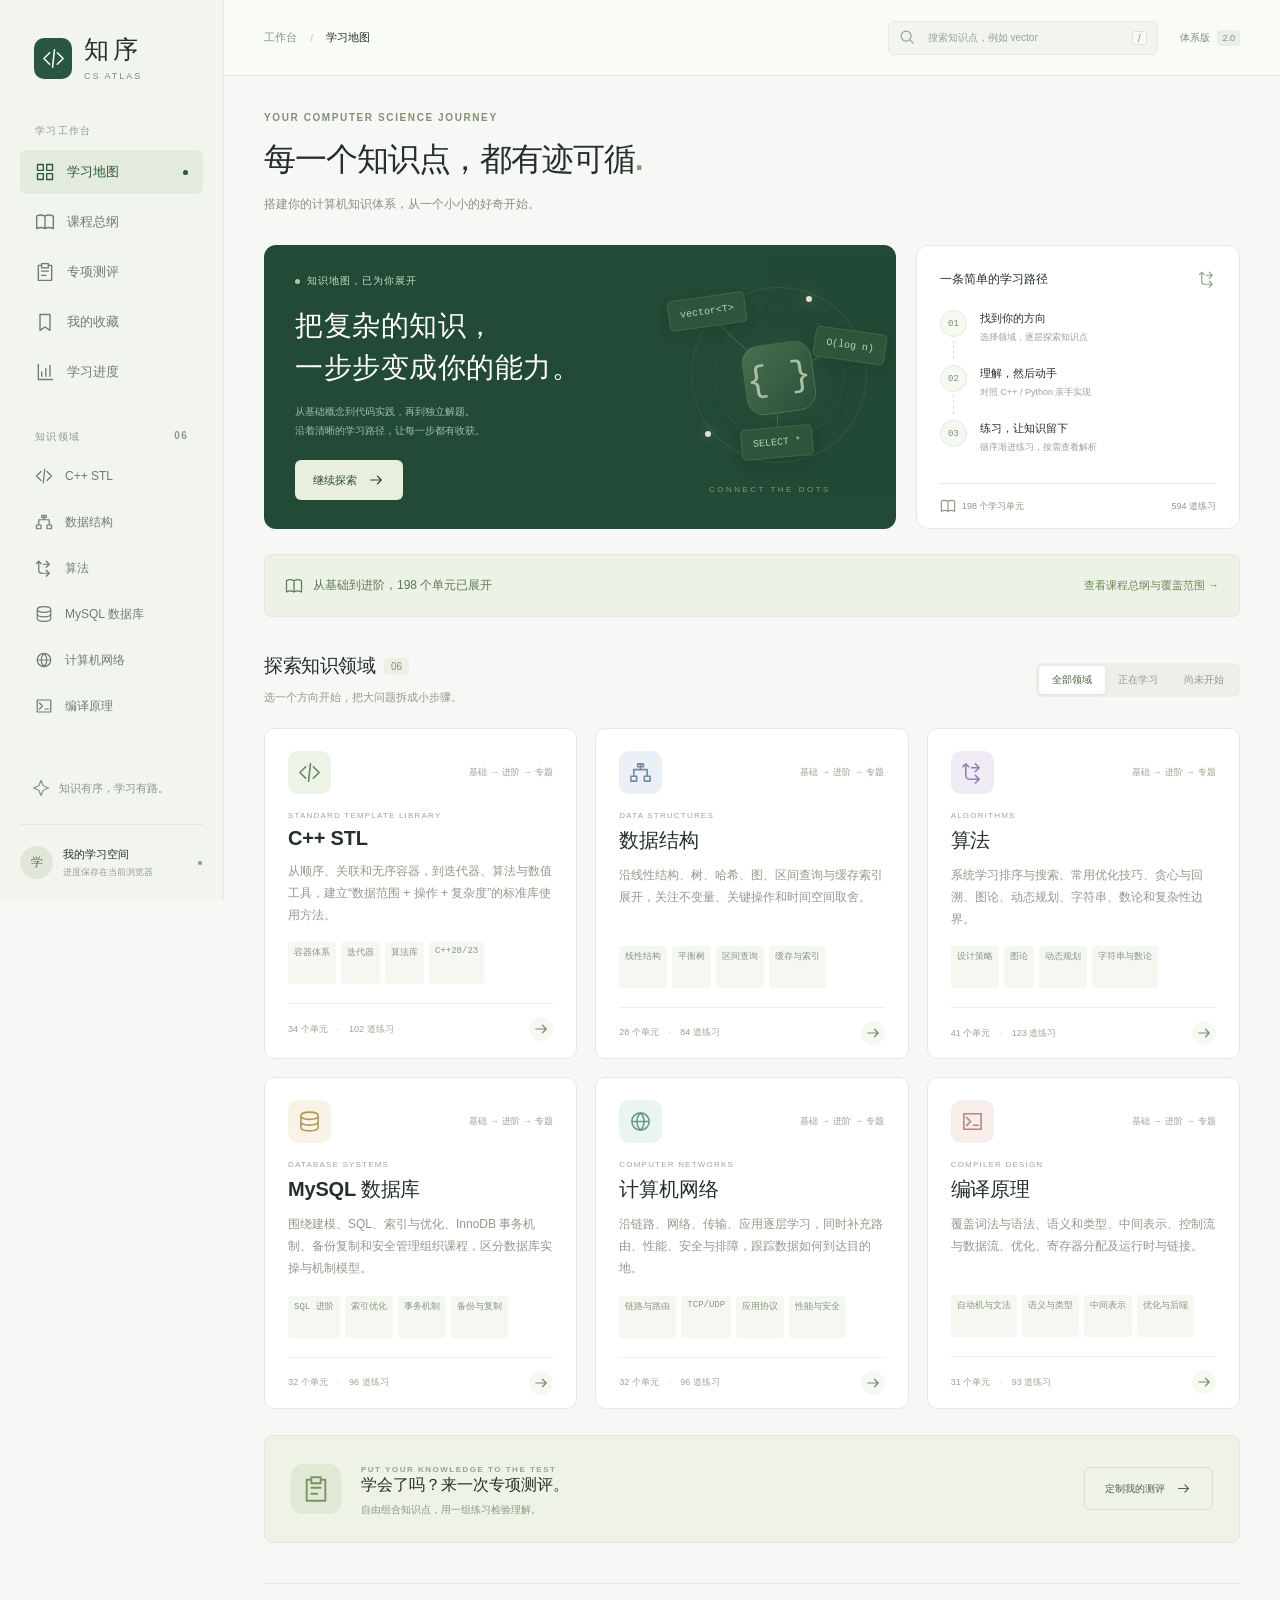
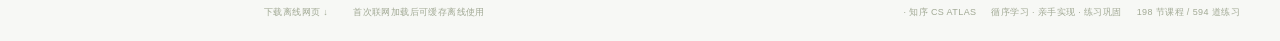
<file: docs/index.html>
<!doctype html>
<html lang="zh-CN">
<head><meta charset="UTF-8"><meta name="viewport" content="width=device-width, initial-scale=1.0"><meta name="theme-color" content="#214d3d"><meta name="description" content="知序：从 STL 到编译原理的计算机学习地图。双语言示例、分层知识导航与专项测评。"><title>知序 · 计算机学习地图</title><link rel="stylesheet" href="style.css"><link rel="stylesheet" href="beginner.css"></head>
<body><div id="app"></div><div id="toast" role="status" aria-live="polite"></div><script src="content.js"></script><script src="algorithms.js"></script><script src="database.js"></script><script src="systems.js"></script><script src="expanded-stl-ds.js"></script><script src="expanded-algo-network.js"></script><script src="expanded-sql-compiler.js"></script><script src="expanded-foundations.js"></script><script src="expanded-special-topics.js"></script><script src="expanded-strings.js"></script><script src="expanded-network-final.js"></script><script src="curriculum.js"></script><script src="beginner-base.js"></script><script src="guides-stl-core.js"></script><script src="guides-ds-algo.js"></script><script src="guides-sql-compiler.js"></script><script src="guides-net-advanced-stl.js"></script><script src="worked-examples.js"></script><script src="walkthrough-traces.js"></script><script src="beginner-ui.js"></script><script src="app.js"></script><script src="offline-client.js"></script></body>
</html>
</file>
<file: docs/style.css>
:root{--bg:#f7f8f5;--paper:#fff;--ink:#252f2b;--muted:#879089;--green:#285640;--green-dark:#183d2d;--line:#e6e9e3;--pale:#eaf0e8;--sidebar:224px;font-family:Inter,-apple-system,BlinkMacSystemFont,"Segoe UI","Microsoft YaHei","PingFang SC",sans-serif;color:var(--ink);background:var(--bg);font-size:14px;font-synthesis:none}
*{box-sizing:border-box}body{margin:0}button,input,select,textarea{font:inherit}button,a,input,select,summary,textarea{-webkit-tap-highlight-color:transparent}button,a,summary{touch-action:manipulation}button{cursor:pointer}button:disabled{cursor:not-allowed;opacity:.5}a{color:inherit;text-decoration:none}button{color:inherit}button:focus-visible,a:focus-visible,summary:focus-visible,input:focus-visible,select:focus-visible,textarea:focus-visible,pre:focus-visible{outline:3px solid #93b0a0;outline-offset:3px}svg{flex-shrink:0;vertical-align:middle}h1,h2,h3,p{margin:0}p{line-height:1.85}h1{font-size:32px;letter-spacing:-1.1px;line-height:1.5;font-weight:650}h2{font-size:21px;font-weight:650;letter-spacing:-.5px}h3{font-size:17px;font-weight:600}small{font-size:12px}i{font-style:normal;margin:0 7px;color:#bdc4bd}button{border:0;background:none}hr{border:0;border-top:1px solid var(--line);margin:24px 0}input[type=checkbox],input[type=radio]{accent-color:var(--green)}.muted{color:var(--muted)}.sr-only{position:absolute;width:1px;height:1px;padding:0;overflow:hidden;clip:rect(0,0,0,0);white-space:nowrap;border:0}.sidebar{position:fixed;inset:0 auto 0 0;width:var(--sidebar);padding:36px 20px 0;background:#f2f4ee;border-right:1px solid #e4e8de;display:flex;flex-direction:column;z-index:30;overflow-y:auto}.brand{display:flex;gap:12px;align-items:center;margin:0 14px 43px}.brand-mark{display:grid;place-items:center;background:var(--green);color:#f6f8ee;width:38px;height:41px;border-radius:10px}.brand-name{font-size:25px;font-weight:700;letter-spacing:4px;line-height:1.1}.brand-name>span{display:block;font-size:9px;font-weight:500;letter-spacing:2px;color:#7d8b7d;margin-top:8px}.side-label{text-transform:uppercase;font-size:10px;letter-spacing:1.3px;color:#90998d;font-weight:600;padding:0 15px;margin-bottom:12px;display:flex;justify-content:space-between}.nav-item{display:flex;gap:12px;align-items:center;padding:12px 15px;border-radius:7px;font-size:13px;color:#717c70;margin-bottom:6px;transition:background .15s}.nav-item:hover{background:#e9ede4;color:var(--green)}.nav-item.active{background:#e2ebdd;color:#2d5a39;font-weight:600}.nav-dot{width:5px;height:5px;border-radius:50%;background:var(--green);margin-left:auto}.course-label{margin-top:30px}.category-nav{padding-top:11px;padding-bottom:11px;font-size:12px}.sidebar-bottom{margin-top:auto;padding-top:40px}.daily-note{font-size:11px;color:#8a9685;display:flex;gap:9px;align-items:center;padding:10px 12px 27px}.local-profile{border-top:1px solid #e2e7dc;display:flex;align-items:center;gap:10px;padding:21px 0}.avatar{height:33px;width:33px;display:grid;place-items:center;border-radius:50%;background:#e2e6d9;color:#627655;font-size:12px;font-weight:600}.local-profile strong{font-size:11px;display:block;font-weight:550}.local-profile small{display:block;font-size:9px;color:#97a08f;margin-top:4px}.status-dot{width:6px;height:6px;background:#82a279;border:1px solid #f0f4ed;border-radius:50%;margin-left:auto}.workspace{margin-left:var(--sidebar)}.topbar{height:76px;padding:0 40px;border-bottom:1px solid var(--line);display:flex;align-items:center;justify-content:space-between;background:rgba(250,251,248,.94);gap:15px}.breadcrumb{display:flex;align-items:center;font-size:11px;gap:13px;white-space:nowrap;overflow:hidden;text-overflow:ellipsis;min-width:0}.crumb-separator{color:#c3c8bf}.top-actions{display:flex;align-items:center;gap:22px}.search-wrap{position:relative}.searchbox{display:flex;align-items:center;gap:10px;width:270px;height:34px;border:1px solid #e6e9e2;border-radius:6px;background:#f2f4ef;padding:0 10px;color:#97a091}.searchbox input{border:0;outline:none;background:none;width:100%;min-width:0;font-size:10px;color:var(--ink)}.searchbox input::placeholder{color:#9aA294}kbd{font-family:inherit;font-size:11px;border:1px solid #dce2d7;border-radius:3px;padding:0 5px;background:#f9faf7}.edition{font-size:10px;color:#828e7c;white-space:nowrap}.edition span{background:#eaf0e5;padding:3px 5px;border-radius:3px;font-size:9px;margin-left:5px}.search-results{position:absolute;right:0;top:43px;width:410px;background:white;border:1px solid var(--line);box-shadow:0 12px 50px #253f2220;border-radius:10px;z-index:100;max-height:460px;overflow-y:auto}.search-heading{padding:15px;color:var(--muted);font-size:11px;border-bottom:1px solid var(--line)}.search-result{display:flex;padding:13px 15px;align-items:center;gap:12px}.search-result:hover{background:var(--pale)}.search-result>span{color:var(--green)}.search-result>div{flex:1}.search-result strong{font-size:12px;font-weight:550}.search-result small{display:block;color:var(--muted);margin-top:4px;font-size:10px}.search-empty{padding:20px;font-size:12px;color:var(--muted)}main{max-width:1480px;margin:0 auto;padding:36px 40px 40px;min-height:calc(100vh - 150px)}.eyebrow{font-size:10px;color:#819076;font-weight:600;letter-spacing:1.6px;margin-bottom:12px}.page-heading{margin-bottom:30px}.page-heading p{color:#879080;font-size:12px;margin-top:10px}.heading-dot{color:#7ca573}.hero-grid{display:grid;grid-template-columns:minmax(0,1.95fr) minmax(270px,1fr);gap:20px}.hero-card{background:#234937;border-radius:12px;min-height:280px;color:white;padding:29px 31px;display:flex;position:relative;overflow:hidden}.hero-copy{position:relative;z-index:2;flex-shrink:0}.hero-label{font-size:10px;display:flex;align-items:center;gap:7px;color:#c8dabf;letter-spacing:1px;margin-bottom:17px}.hero-label>span{height:5px;width:5px;background:#b3c89b;border-radius:50%}.hero-copy h2{font-size:28px;line-height:1.5;font-weight:550;letter-spacing:.5px;font-family:Georgia,"Noto Serif SC","Songti SC","SimSun",serif}.hero-copy p{font-size:10px;line-height:1.9;color:#a5bcaa;margin:13px 0 20px}.button{display:inline-flex;justify-content:center;align-items:center;gap:10px;padding:12px 20px;border-radius:6px;font-size:12px;font-weight:550;border:1px solid transparent;transition:transform .15s,background .15s}.button:hover{transform:translateY(-1px)}.button.light{background:#e8efdd;color:#2e4b33;padding:10px 17px;font-size:11px}.button.primary{background:var(--green);color:#fff}.button.primary:hover{background:var(--green-dark)}.button.outline{background:transparent;border-color:#d7dfd1;color:#4c6548}.button.outline:hover{background:#edf2e8}.button.small{padding:8px 12px;font-size:11px}.full{width:100%}.hero-art{width:215px;height:230px;position:absolute;right:13px;top:27px;color:#b9cfac;opacity:.9}.orbit{border:1px solid #85a67930;border-radius:50%;position:absolute}.orbit-one{width:176px;height:176px;top:15px;left:23px;transform:rotate(30deg)}.orbit-two{width:130px;height:130px;top:39px;left:46px;border-style:dashed}.art-center{height:70px;width:70px;border-radius:18px;display:grid;place-items:center;position:absolute;top:71px;left:76px;background:linear-gradient(135deg,#4e7353,#2c503c);font-family:monospace;font-size:36px;box-shadow:0 0 36px #72986025;border:1px solid #819c6650;transform:rotate(-8deg)}.art-node{font-family:Consolas,monospace;background:#30563e;border:1px solid #64866070;color:#cfdec2;padding:9px 11px;border-radius:5px;font-size:10px;position:absolute;z-index:1;box-shadow:0 5px 12px #17332140}.n1{top:24px;left:0;transform:rotate(-8deg)}.n2{top:58px;right:-3px;transform:rotate(8deg)}.n3{top:155px;left:73px;transform:rotate(-5deg)}.art-line{position:absolute;height:1px;background:#76956870;transform-origin:left;left:108px;top:105px}.l1{width:96px;transform:rotate(-137deg)}.l2{width:88px;transform:rotate(-25deg)}.l3{width:65px;transform:rotate(88deg)}.art-dot{width:6px;height:6px;background:#a5bc88;position:absolute;border-radius:50%;box-shadow:0 0 15px #97b680}.d1{top:159px;left:37px}.d2{top:24px;left:138px}.art-caption{font-size:8px;letter-spacing:2.5px;position:absolute;bottom:8px;left:41px;color:#89a57b}.journey-card{border:1px solid var(--line);background:#fff;border-radius:12px;padding:24px 23px 0;display:flex;flex-direction:column}.section-kicker{font-size:12px;font-weight:600;display:flex;align-items:center;justify-content:space-between}.section-kicker svg{color:#9aaa8c}.journey-steps{list-style:none;padding:0;margin:22px 0 20px}.journey-steps li{display:flex;gap:13px;position:relative;margin-bottom:21px}.journey-steps li:last-child{margin-bottom:0}.journey-steps li:not(:last-child):after{content:'';height:19px;position:absolute;left:13px;top:30px;border-left:1px dashed #d8e0d1}.journey-steps li>span{font-size:9px;font-family:Consolas,monospace;border:1px solid #e3e9dc;border-radius:50%;height:27px;width:27px;display:grid;place-items:center;color:#809074;flex-shrink:0;background:#f6f8f2}.journey-steps strong{font-size:11px;font-weight:600;display:block;padding-top:1px}.journey-steps small{font-size:9px;color:#9ba391;display:block;margin-top:5px}.journey-bottom{border-top:1px solid var(--line);display:flex;justify-content:space-between;gap:8px;padding:14px 0;font-size:9px;color:#8b9581;margin-top:auto}.journey-bottom span{display:flex;align-items:center;gap:6px}.catalog-section{margin-top:36px}.section-head{display:flex;align-items:center;justify-content:space-between;gap:16px;margin-bottom:20px}.section-head h2{display:flex;align-items:center;gap:9px;font-size:19px}.section-head p{font-size:11px;color:#92998c;margin-top:8px}.count-pill{display:inline-block;font-size:10px;color:#879179;background:#edf0e7;padding:3px 7px;border-radius:4px;vertical-align:middle;letter-spacing:0;font-weight:500}.segmented{display:flex;background:#ecefe8;border-radius:6px;padding:3px;white-space:nowrap}.segmented button{font-size:10px;color:#92998b;padding:7px 13px;border-radius:4px}.segmented button.selected{background:white;color:#4c6245;box-shadow:0 1px 3px #34432b10}.category-grid{display:grid;grid-template-columns:repeat(3,minmax(0,1fr));gap:18px}.category-card{border:1px solid var(--line);background:white;border-radius:10px;padding:22px 23px 0;transition:transform .2s,box-shadow .2s,border-color .2s;overflow:hidden}.category-card:hover{transform:translateY(-4px);box-shadow:0 8px 24px #3451270c;border-color:#b9c9ac}.category-top{display:flex;align-items:center;justify-content:space-between;margin-bottom:17px}.category-icon{height:43px;width:43px;display:inline-grid;place-items:center;border-radius:10px;flex-shrink:0}.green{color:#608555;background:#edf3e7}.blue{color:#718ba7;background:#eaf0f6}.purple{color:#9082ac;background:#f0ecf6}.amber{color:#b3975a;background:#f8f3e5}.teal{color:#6a9690;background:#eaf4f1}.rose{color:#b08783;background:#f7edeb}.level-label{font-size:9px;color:#9ba28f;letter-spacing:.2px}.category-en{display:block;color:#9fa695;font-size:8px;letter-spacing:1.2px;margin-bottom:7px}.category-card h3{font-size:18px;letter-spacing:-.2px}.category-card>p{font-size:11px;color:#92998a;line-height:1.85;min-height:41px;margin-top:10px}.tags{display:flex;gap:5px;flex-wrap:wrap;margin:16px 0 19px;min-height:22px}.tags span{font-family:Consolas,"Microsoft YaHei",monospace;font-size:9px;color:#8b9481;background:#f5f7f1;padding:4px 6px;border-radius:3px}.card-bottom{display:flex;align-items:center;justify-content:space-between;border-top:1px solid #edf0e8;padding:13px 0;font-size:9px;color:#9ca390}.card-arrow{width:24px;height:24px;display:grid;place-items:center;border-radius:50%;background:#f6f8f2;color:#7c8e71}.card-progress{display:flex;align-items:center;gap:9px;font-size:9px;color:#7b8e70;padding-bottom:12px}.card-progress .progress-track{flex:1}.assessment-banner{margin-top:26px;background:#eef2e7;border:1px solid #e2e8d9;border-radius:9px;display:flex;align-items:center;padding:23px 26px;gap:20px}.banner-icon{height:50px;width:50px;display:grid;place-items:center;border-radius:12px;background:#e1e8d5;color:#789367}.assessment-banner .eyebrow{font-size:8px;margin-bottom:6px;color:#9aa68b;letter-spacing:1.5px}.assessment-banner h3{font-size:16px;font-weight:550}.assessment-banner p{font-size:10px;color:#8d9980;margin-top:5px}.assessment-banner>.button{margin-left:auto;white-space:nowrap;font-size:10px}footer{display:flex;justify-content:space-between;gap:15px;margin:0 40px;padding:22px 0;border-top:1px solid var(--line);font-size:9px;color:#a1a994;letter-spacing:.4px}footer>span:first-of-type{margin-right:auto;margin-left:10px}.icon-button{width:36px;height:36px;display:inline-grid;place-items:center;border-radius:6px;color:#899780}.icon-button:hover{background:var(--pale)}.mobile-menu{display:none}.small-breadcrumb{display:flex;align-items:center;gap:9px;color:#929d88;font-size:11px;margin-bottom:28px;flex-wrap:wrap}.small-breadcrumb a:hover{color:var(--green)}.category-heading{display:flex;align-items:center;gap:20px;margin-bottom:26px}.category-heading>.category-icon{width:65px;height:65px;border-radius:15px}.category-heading h1{margin-bottom:6px}.category-heading p{font-size:12px;color:var(--muted)}.category-heading .eyebrow{margin-bottom:4px}.category-summary{margin-left:auto;text-align:right;display:flex;flex-direction:column;gap:8px}.category-summary strong{font-size:34px;color:var(--green);font-weight:500}.category-summary strong small{font-size:16px;margin-left:2px}.category-summary>span{font-size:11px;color:var(--muted)}.progress-track{height:5px;border-radius:4px;background:#e9eee4;overflow:hidden}.progress-track>span{display:block;height:100%;background:#8fa97b;border-radius:4px;transition:width .3s}.course-layout{display:grid;grid-template-columns:minmax(0,1fr) 270px;gap:28px;margin-top:36px}.chapter{margin-bottom:30px}.chapter-head{display:flex;align-items:center;gap:12px;margin-bottom:18px}.chapter-head h2{font-size:17px}.chapter-number{font-family:Consolas,monospace;font-size:12px;color:#8c9a7f}.chapter-head>span:last-child{margin-left:auto;font-size:10px;color:#9aa48e}.lesson-row{display:flex;align-items:center;gap:17px;background:#fff;border:1px solid var(--line);border-radius:8px;padding:22px;margin-bottom:10px;transition:border-color .15s,transform .15s}.lesson-row:hover{border-color:#aec29f;transform:translateX(2px)}.lesson-row>div{flex:1}.lesson-row h3{font-size:14px;font-weight:550}.lesson-row p{font-size:10px;color:#96a087;margin-top:7px}.lesson-row>svg{color:#879b74}.lesson-status{width:32px;height:32px;border:1px solid var(--line);border-radius:50%;display:grid;place-items:center;font-family:Consolas,monospace;font-size:11px;color:#87977b}.lesson-status.complete{background:#e9f1e3;border-color:#d7e3cd;color:#537b40}.lesson-meta{font-size:10px;color:#9ca590}.panel{background:white;border:1px solid var(--line);border-radius:10px;padding:25px}.panel h3{font-size:16px;line-height:1.8}.check-list{list-style:none;padding:0;margin:22px 0 28px}.check-list li{display:flex;align-items:center;gap:9px;font-size:11px;color:#839276;margin:13px 0}.check-list svg{color:#8ba77a}.quiet-note{color:#96a08b;font-size:11px;line-height:1.9;padding:22px 4px}.reading-layout{display:grid;grid-template-columns:minmax(0,1fr) 238px;gap:35px;align-items:start}.lesson-article{min-width:0}.lesson-title-line{display:flex;align-items:center;justify-content:space-between;gap:10px}.lesson-title-line h1{font-size:32px}.saved,.favorite-button.saved{color:#5c814b;background:#eaf2e4}.favorite-button.saved svg{fill:#d7e7ce}.lesson-subtitle{font-size:13px;color:#909c83;margin-top:10px}.lesson-info{display:flex;gap:22px;color:#98a08e;font-size:10px;margin:21px 0 30px;flex-wrap:wrap}.lesson-info span{display:flex;align-items:center;gap:6px}.learning-goal{background:#edf3e8;border:1px solid #e1ead8;border-radius:8px;padding:20px 22px;display:flex;gap:14px;margin-bottom:38px;color:#587748}.learning-goal>span{padding-top:1px}.learning-goal strong{font-size:12px}.learning-goal p{font-size:12px;margin-top:7px;line-height:1.9;color:#839276}.lesson-article>section{scroll-margin-top:24px;margin-bottom:40px}.article-section-label{color:#96a289;font-size:9px;font-weight:600;letter-spacing:1.7px;margin-bottom:10px}.lesson-article section>h2{font-size:23px;margin-bottom:26px}.concept{display:flex;gap:15px;margin-bottom:26px}.concept-index{height:24px;width:24px;flex-shrink:0;border-radius:50%;background:#eaf0e4;display:grid;place-items:center;color:#80966c;font-size:10px;margin-top:1px}.concept h3{font-size:15px;margin-bottom:9px}.concept p{font-size:13px;color:#6d7967;line-height:2}.pitfall{border-left:3px solid #cfb878;background:#f7f4e9;padding:19px 23px;border-radius:0 6px 6px 0}.pitfall strong{font-size:12px;color:#8e794a}.pitfall p{font-size:12px;color:#9b8b67;margin-top:8px;line-height:1.9}.section-intro{color:#829177;font-size:12px;line-height:1.9;margin:-10px 0 22px}.code-block{border-radius:9px;overflow:hidden;background:#1f2d27;margin:20px 0;border:1px solid #263c2e}.code-toolbar{display:flex;align-items:center;justify-content:space-between;border-bottom:1px solid #ffffff0d;padding:0 14px;background:#23372c;gap:5px}.code-tabs{display:flex;gap:14px}.code-tabs button{font-size:11px;color:#93a58e;padding:15px 5px;border-bottom:2px solid transparent}.code-tabs button.selected{border-bottom-color:#b7ce98;color:#e3ecd9}.copy-button{color:#99ad91;display:flex;gap:6px;font-size:10px;align-items:center}.code-block pre{margin:0;padding:24px;color:#d1ddc8;overflow:auto;font:12px/1.9 Consolas,"Cascadia Code",monospace;tab-size:4;max-height:600px}.code-block code{font:inherit}.syntax-comment{color:#7c947b}.syntax-string{color:#d6c28c}.syntax-number{color:#c4b0d6}.syntax-keyword{color:#94bdb6}.output-box{background:#edf0e8;border:1px solid #e2e8da;border-radius:6px;padding:17px 21px}.output-box>span{font-size:10px;color:#94a086}.output-box pre{font:12px/1.8 Consolas,"Microsoft YaHei",monospace;margin:10px 0 0;white-space:pre-wrap;overflow-wrap:anywhere;color:#53664a}.complexity{display:flex;gap:18px;margin-top:17px;align-items:baseline;font-size:11px;color:#86947a}.complexity strong{white-space:nowrap;font-size:10px;color:#6c825c}.complexity p{font-size:11px}.setup-details{border:1px solid #e3e8da;border-radius:7px;background:#f3f5ee;margin-bottom:20px}.setup-details summary{padding:17px;font-size:12px;cursor:pointer;color:#647b54}.setup-details>div{padding:0 20px 20px;font-size:12px;color:#819074}.setup-details pre{background:#e8ede0;color:#567044;padding:15px;overflow:auto;font:11px/1.8 Consolas,monospace;border-radius:6px}.question-card{border:1px solid var(--line);border-radius:9px;background:white;padding:24px;margin-bottom:17px;min-width:0}.question-meta{display:flex;gap:10px;align-items:center;flex-wrap:wrap;font-size:10px;color:#9aa58f;margin-bottom:15px}.question-meta>span:first-child{font-family:Consolas,"Microsoft YaHei",monospace}.difficulty{padding:4px 7px;border-radius:4px;font-size:9px}.d1{color:#6f8d5b;background:#eef4e7}.d2{color:#a88e59;background:#f8f2e5}.d3{color:#9780ab;background:#f2ecf6}.question-card h3{font-size:14px;line-height:1.9;font-weight:550}.options{border:0;padding:0;margin:20px 0;display:grid;gap:9px}.option{display:flex;align-items:center;gap:11px;border:1px solid #e7ecdf;border-radius:6px;padding:12px 14px;cursor:pointer;font-size:12px;color:#7f8e73;background:#fcfdf9;line-height:1.7}.option:hover{border-color:#b8c8a9}.option.chosen{background:#eef4e8;border-color:#9db68a;color:#536e41}.option input{margin:0}.option-letter{font-family:Consolas,monospace;font-size:11px;color:#8d9e7c}.option.correct{background:#edf5e6;border-color:#9cbe84}.option.incorrect{background:#fbefea;border-color:#dbb6a3}.answer-status{font-size:12px;margin:15px 0}.good{color:#628d46}.bad{color:#b17a57}.answer-details{margin-top:20px;border-top:1px solid #edf0e7}.answer-details summary{display:flex;align-items:center;justify-content:space-between;padding-top:18px;font-size:11px;color:#8a9b7a;cursor:pointer;list-style:none}.answer-details summary::-webkit-details-marker{display:none}.answer-details summary>span{display:flex;gap:8px;align-items:center}.answer-details[open] summary>svg{transform:rotate(90deg)}.answer-body{padding-top:19px;font-size:12px;color:#76866a;line-height:1.9}.answer-body strong{color:#52713e;font-weight:550}.answer-body p{margin-top:9px}.draft-label{display:block;font-size:11px;color:#6e845d;margin-top:20px}.draft-label>span{float:right;font-size:10px;color:#a1aa97}.draft-label textarea{display:block;margin-top:10px;width:100%;min-height:150px;resize:vertical;border:1px solid #e2e7db;border-radius:6px;background:#f8faf5;padding:14px;color:#516a42;font:12px/1.8 Consolas,"Microsoft YaHei",monospace}.draft-label textarea::placeholder{color:#a8b09d}.self-rating{display:flex;align-items:center;gap:9px;flex-wrap:wrap;margin-top:20px;font-size:11px}.locked-note{font-size:10px;color:#99a58d;margin-top:18px}.references{border-top:1px solid var(--line);padding-top:25px}.references h3{font-size:13px;margin-bottom:16px}.references a{display:block;color:#758b64;font-size:11px;margin:10px 0;text-decoration:underline;text-underline-offset:4px}.references p{font-size:10px;color:#a2aa98;margin-top:18px}.lesson-finish{display:flex;align-items:center;justify-content:space-between;gap:20px;padding:23px;background:#eaf1e4;border:1px solid #dce7d3;border-radius:8px}.lesson-finish strong{font-size:12px;color:#5c774b}.lesson-finish p{font-size:10px;color:#91a180;margin-top:7px}.lesson-finish button{flex-shrink:0;font-size:11px;padding:12px}.prev-next{display:flex;justify-content:space-between;gap:20px;font-size:11px;color:#7c926c;margin-top:27px}.reading-aside{height:100%;position:relative}.sticky-panel{position:sticky;top:25px;padding:22px 17px}.sticky-panel .eyebrow{font-size:9px}.sticky-panel h3{margin-bottom:20px}.reading-nav{display:flex;align-items:center;gap:10px;font-size:11px;padding:12px 8px;color:#87967a;line-height:1.8;border-radius:5px}.reading-nav.active{background:#edf3e7;color:#567543;font-weight:600}.reading-nav:hover{background:#f2f6ed}.tiny-status{height:20px;width:20px;display:grid;place-items:center;border:1px solid #dce6d1;border-radius:50%;font-size:9px;flex-shrink:0;color:#8b9d7b}.tiny-status.done{background:#dceacc;color:#628449}.sticky-panel .side-label{padding:0;font-size:9px}.toc-link{display:block;font-size:10px;color:#98a68b;padding:10px 0}.toc-link:hover{color:var(--green)}.aside-progress{display:flex;justify-content:space-between;font-size:9px;color:#8e9f80;margin:25px 0 10px}.assessment-layout{display:grid;grid-template-columns:minmax(0,1fr) 300px;gap:24px;align-items:start}.selection-panel h2,.settings-panel h2{display:flex;align-items:center;gap:10px;font-size:17px}.step-badge{display:inline-grid;place-items:center;width:25px;height:25px;border-radius:50%;background:#eaf1e3;color:#7b9567;font-size:11px}.selection-panel>.muted{font-size:11px;margin-top:-6px;margin-bottom:23px}.text-button{font-size:11px;color:#6e8a57;padding:6px 0}.text-button:hover{text-decoration:underline}.scope-list{display:grid;gap:10px}.scope-group{border:1px solid #e4eadd;border-radius:7px;background:#fcfdf9;overflow:hidden}.scope-group summary{list-style:none;display:flex;align-items:center;justify-content:space-between;padding:14px 16px;cursor:pointer}.scope-group summary::-webkit-details-marker{display:none}.scope-group summary>span{display:flex;align-items:center;gap:12px;flex:1}.scope-group summary .category-icon{height:33px;width:33px;border-radius:7px}.scope-group summary .category-icon svg{height:18px;width:18px}.scope-group summary strong{font-size:12px;font-weight:550}.scope-group summary small{font-size:9px;color:#9da890;margin-left:auto;margin-right:20px}.scope-group summary>svg{color:#9cab90}.scope-group[open] summary>svg{transform:rotate(90deg)}.scope-group[open] summary{border-bottom:1px solid #e6edde;background:#f6f9f1}.scope-body{padding:17px 20px;display:grid;grid-template-columns:1fr 1fr;gap:16px}.scope-body label{display:flex;align-items:center;gap:8px;font-size:11px;color:#7f9271;cursor:pointer}.scope-body label.scope-all{grid-column:1/-1;padding-bottom:11px;border-bottom:1px solid #edf1e6;color:#54733f}.settings-panel{margin-top:22px}.settings-grid{display:grid;grid-template-columns:1fr 1fr;gap:20px;margin-top:24px}.settings-grid label{font-size:11px;color:#8b9b7c}.settings-grid select{display:block;width:100%;margin-top:10px;padding:11px;border:1px solid #e1e7d8;background:#f8faf4;color:#687f55;border-radius:5px;font-size:12px}.exam-summary{background:#edf2e7;border-color:#dfe7d6}.summary-symbol{width:60px;height:60px;border-radius:14px;background:#e1e9d6;color:#7b9469;display:grid;place-items:center;margin-bottom:27px}.exam-summary .eyebrow{font-size:9px}.exam-summary h2{font-size:23px;line-height:1.6}.exam-summary dl{margin:24px 0}.exam-summary dl>div{display:flex;justify-content:space-between;padding:13px 0;border-bottom:1px solid #dee7d5;font-size:11px;color:#8a9d7a}.exam-summary dd{font-size:16px;margin:0;color:#5b7848;font-weight:600}.exam-summary p{font-size:10px;color:#94a285;margin-top:18px;line-height:1.9}.resume-exam{display:flex;align-items:center;justify-content:space-between;gap:15px;padding:16px 20px;background:#edf3e7;border:1px solid #dce8d3;border-radius:7px;margin-bottom:24px;color:#6b8657;font-size:12px}.resume-exam span{display:flex;align-items:center;gap:10px}.result-banner{background:#e8f0e1;border:1px solid #dbe6d1;display:flex;align-items:center;gap:29px;padding:30px;border-radius:10px;margin-bottom:27px}.result-score{font-size:48px;font-weight:550;color:#63824e;white-space:nowrap}.result-score small{font-size:13px;margin-left:5px}.result-banner h2{font-size:20px;color:#5c774a}.result-banner p{font-size:11px;color:#8b9e7c;margin-top:9px}.result-links{display:flex;flex-wrap:wrap;gap:8px;margin-top:13px}.result-links a{font-size:10px;border:1px solid #c9d9bb;padding:6px 9px;border-radius:5px;color:#678351}.exam-progress{display:flex;justify-content:space-between;align-items:center;font-size:12px;color:#8b9e7a;padding:18px 22px;background:#edf3e7;border-radius:7px;margin-bottom:24px}.exam-progress>span:last-child{display:flex;align-items:center;gap:7px;font-size:10px}.exam-paper{max-width:880px;margin:0 auto}.exam-bottom{display:flex;justify-content:space-between;max-width:880px;margin:28px auto 0}.empty-state{grid-column:1/-1;text-align:center;padding:65px 25px;border:1px dashed #dce6d1;border-radius:10px;background:#f5f8f0;color:#8fa47c}.empty-state h2,.empty-state h3{margin:20px 0 12px;color:#6e865a}.empty-state p{font-size:12px;color:#a0af91;margin:12px 0 25px}.empty-state.compact{padding:42px 15px;border:0;background:transparent}.saved-grid{display:grid;grid-template-columns:repeat(3,minmax(0,1fr));gap:20px}.saved-card{padding:25px;background:white;border:1px solid var(--line);border-radius:10px}.saved-card>.category-icon{margin-bottom:20px}.saved-card>.eyebrow{display:block;font-size:10px}.saved-card h2{font-size:17px}.saved-card p{font-size:11px;color:#91a180;margin-top:10px}.saved-card>div{margin-top:25px;display:flex;justify-content:space-between;align-items:center}.stat-grid{display:grid;grid-template-columns:repeat(4,1fr);gap:18px;margin-bottom:25px}.stat-card{background:white;border:1px solid var(--line);border-radius:9px;padding:25px}.stat-card>span{font-size:11px;color:#8e9c81}.stat-card strong{font-size:37px;font-weight:500;display:block;margin-top:15px;color:#5a7547}.stat-card small{font-size:12px;font-weight:400;color:#a1af94}.progress-layout{display:grid;grid-template-columns:1fr 1fr;gap:24px}.progress-layout h2{font-size:18px;margin-bottom:20px}.domain-progress{display:flex;gap:15px;align-items:center;padding:18px 0;border-bottom:1px solid #edf1e7}.domain-progress:last-child{border:0}.domain-progress>div{flex:1}.domain-progress>div>div:first-child{display:flex;justify-content:space-between;margin-bottom:13px;font-size:11px;color:#7c906c}.domain-progress strong{font-weight:500}.domain-progress>svg{color:#9aac8d}.history-row{display:flex;gap:13px;align-items:center;padding:16px 0;border-bottom:1px solid #edf1e7}.history-icon{height:35px;width:35px;background:#eff4e9;border-radius:8px;display:grid;place-items:center;color:#8aa476}.history-row>div{flex:1}.history-row strong{font-size:12px;font-weight:500;color:#6e875c}.history-row small{display:block;margin-top:7px;font-size:9px;color:#9fac93}.history-row>b{font-size:15px;color:#7b9766}.import-label{cursor:pointer;margin-left:8px}#toast{position:fixed;bottom:30px;left:50%;transform:translate(-50%,20px);padding:14px 23px;background:#284c36;color:#eff5e9;box-shadow:0 6px 25px #18321f20;border-radius:8px;font-size:12px;z-index:200;opacity:0;pointer-events:none;transition:opacity .2s,transform .2s;max-width:90vw;text-align:center}#toast.show{opacity:1;transform:translate(-50%,0)}
@media(min-width:1550px){.hero-art{right:35px;transform:scale(1.12);top:34px}.hero-card{min-height:310px;padding:34px 38px}.hero-copy h2{font-size:32px}.hero-copy p{font-size:12px}.hero-label{font-size:11px}.journey-card{padding:28px 30px 0}.journey-steps{margin-top:27px}.journey-steps li{margin-bottom:26px}.journey-steps strong{font-size:13px}.journey-steps small{font-size:11px}.journey-steps li:not(:last-child):after{height:24px}.category-card{padding:25px 27px 0}.category-card>p{font-size:12px}.category-card h3{font-size:21px}.tags span{font-size:10px}.category-grid{gap:22px}.category-card .card-bottom{font-size:10px;padding:16px 0}}
@media(max-width:1250px){:root{--sidebar:200px}.sidebar{padding-left:14px;padding-right:14px}.topbar{padding:0 28px}main{padding:30px 28px}.hero-art{opacity:.5;right:-25px;transform:scale(.85);top:44px}.hero-copy h2{font-size:25px}.hero-grid{grid-template-columns:minmax(0,1.7fr) minmax(245px,1fr)}.hero-card{padding:27px 25px}.category-card{padding:20px 18px 0}.category-card>p{font-size:10px}.tags{gap:4px}.tags span{font-size:8px;padding:4px 5px}.category-grid{gap:14px}.top-actions{gap:15px}.edition{display:none}.reading-layout{grid-template-columns:minmax(0,1fr) 210px;gap:24px}.reading-nav{font-size:10px}.reading-aside .panel{padding:20px 13px}.course-layout{grid-template-columns:minmax(0,1fr) 235px;gap:20px}.lesson-meta{display:none}.assessment-layout{grid-template-columns:minmax(0,1fr) 260px}.assessment-banner{padding:20px}.assessment-banner h3{font-size:14px}footer{margin:0 28px}}
@media(max-width:1040px){:root{--sidebar:180px}.brand{margin-left:10px;gap:10px}.brand-name{font-size:22px}.nav-item{padding:11px 10px;gap:9px;font-size:12px}.category-nav{font-size:11px}.side-label{padding:0 10px;font-size:9px}.sidebar{padding-top:29px}.local-profile small{font-size:8px}.daily-note{font-size:9px;gap:5px}.hero-grid{grid-template-columns:1fr}.journey-card{display:none}.hero-art{right:28px;opacity:.85;transform:scale(1)}.hero-card{min-height:270px}.category-grid{grid-template-columns:repeat(2,minmax(0,1fr))}.category-card>p{font-size:11px}.tags span{font-size:9px}.page-heading h1{font-size:28px}.reading-layout{grid-template-columns:minmax(0,1fr)}.reading-aside{display:none}.course-layout{grid-template-columns:1fr}.course-aside{display:none}.assessment-layout{grid-template-columns:minmax(0,1fr) 230px;gap:16px}.panel{padding:21px}.scope-body{grid-template-columns:1fr}.assessment-banner p{font-size:9px}.banner-icon{display:none}.saved-grid{grid-template-columns:repeat(2,minmax(0,1fr))}.stat-grid{grid-template-columns:repeat(2,1fr)}.progress-layout{grid-template-columns:1fr}.searchbox{width:230px}footer span:first-of-type{display:none}.breadcrumb{font-size:10px}.category-summary{min-width:130px}.section-head{align-items:flex-start}.segmented button{padding:7px 9px;font-size:9px}}
@media(max-width:760px){:root{--sidebar:0px}.sidebar{transform:translateX(-100%);width:224px;transition:transform .2s;box-shadow:10px 0 30px #213b231c}.sidebar.mobile-open{transform:translateX(0)}.workspace{margin-left:0}.topbar{height:65px;padding:0 20px}.mobile-menu{display:inline-grid;width:28px;height:28px}.breadcrumb>.muted,.crumb-separator{display:none}.breadcrumb{gap:9px;max-width:50%;font-size:11px}.top-actions{gap:0}.searchbox{width:210px}.search-results{width:360px;max-width:calc(100vw - 28px)}main{padding:28px 22px}.page-heading h1{font-size:26px}.hero-card{min-height:285px}.hero-copy h2{font-size:28px}.hero-art{right:9px;top:37px;opacity:.7}.category-grid{gap:14px}.section-head{flex-wrap:wrap}.catalog-section>.section-head{align-items:center}.assessment-layout{grid-template-columns:1fr}.assessment-layout>aside{display:block}.exam-summary{display:grid;grid-template-columns:1fr 1fr;gap:0 20px}.exam-summary>.summary-symbol{display:none}.exam-summary>.eyebrow{grid-column:1/-1}.exam-summary h2{font-size:20px}.exam-summary dl{grid-column:2;grid-row:2/5;margin:0}.exam-summary .button{grid-column:1;margin-top:15px}.exam-summary p{grid-column:1}.scope-body{grid-template-columns:1fr 1fr}.selection-panel>.section-head{flex-wrap:nowrap}.category-heading{gap:15px}.category-heading>.category-icon{width:53px;height:53px}.category-heading h1{font-size:27px}.category-heading p{font-size:11px}.category-summary{display:none}.lesson-title-line h1{font-size:29px}.lesson-article section>h2{font-size:22px}.lesson-finish{flex-wrap:wrap}.saved-grid{gap:15px}.saved-card{padding:20px}footer{margin:0 22px;font-size:8px}.assessment-banner{padding:21px;gap:12px}.assessment-banner .eyebrow{font-size:7px}.assessment-banner>.button{padding:10px 12px}.assessment-banner h3{font-size:13px}.code-block pre{padding:20px;font-size:11px}.question-card{padding:21px}.result-banner{padding:23px;gap:22px}.result-score{font-size:39px}.result-banner h2{font-size:17px}}
@media(max-width:480px){.topbar{padding:0 15px}.breadcrumb{max-width:42%;font-size:10px}.searchbox{width:185px}.searchbox input{font-size:9px}.searchbox kbd{display:none}main{padding:25px 17px}.eyebrow{font-size:8px;letter-spacing:1.2px}.page-heading{margin-bottom:23px}.page-heading h1{font-size:23px;letter-spacing:-.8px}.page-heading p{font-size:10px}.hero-card{padding:25px 23px;min-height:285px}.hero-copy h2{font-size:25px}.hero-copy p{font-size:10px}.hero-art{right:-55px;transform:scale(.72);opacity:.23;top:55px}.hero-label{font-size:9px}.category-grid{grid-template-columns:1fr}.category-card{padding:23px 24px 0}.category-top{margin-bottom:16px}.category-card h3{font-size:21px}.category-card>p{font-size:12px;min-height:auto}.category-en{font-size:8px}.tags span{font-size:10px}.tags{margin:17px 0}.card-bottom{font-size:10px;padding:14px 0}.category-icon{width:45px;height:45px}.level-label{font-size:10px}.catalog-section{margin-top:29px}.section-head{gap:18px}.section-head h2{font-size:18px}.section-head p{font-size:10px}.segmented{width:100%}.segmented button{flex:1;font-size:10px;padding:9px 12px}.assessment-banner{flex-wrap:wrap;gap:17px;padding:22px}.assessment-banner h3{font-size:15px}.assessment-banner p{font-size:10px}.assessment-banner>.button{margin:0}.assessment-banner .eyebrow{font-size:7px}.small-breadcrumb{font-size:10px;gap:6px;margin-bottom:23px}.lesson-row{padding:18px 14px;gap:12px}.lesson-row h3{font-size:13px}.lesson-row p{font-size:9px}.chapter-head h2{font-size:15px}.category-heading h1{font-size:25px}.category-heading p{font-size:10px}.lesson-title-line h1{font-size:26px}.lesson-info{gap:13px;font-size:9px}.learning-goal{padding:17px;gap:11px}.learning-goal p{font-size:11px}.lesson-article section>h2{font-size:20px}.concept{gap:12px}.concept h3{font-size:14px}.concept p{font-size:12px}.concept-index{width:22px;height:22px}.pitfall{padding:17px 19px}.code-tabs{gap:8px}.code-tabs button{font-size:10px;padding:13px 5px}.copy-button{font-size:9px}.code-toolbar{padding:0 10px}.complexity{display:block}.complexity p{margin-top:5px}.question-card{padding:18px}.question-card h3{font-size:13px}.question-meta{gap:7px;font-size:9px}.option{padding:11px 10px;font-size:11px}.draft-label>span{float:none;display:block;font-size:9px;margin-top:7px}.lesson-finish{padding:19px}.lesson-finish strong{font-size:11px}.prev-next{font-size:10px}.scope-body{grid-template-columns:1fr;padding:18px}.scope-group summary{padding:12px}.scope-group summary>span{gap:9px}.scope-group summary strong{font-size:11px}.scope-group summary small{font-size:8px;margin-right:10px}.panel{padding:19px}.settings-grid{grid-template-columns:1fr;gap:20px}.exam-summary{display:block}.exam-summary .summary-symbol{display:grid;margin-bottom:20px}.exam-summary dl{margin:20px 0}.exam-summary p{font-size:10px}.exam-summary .button{margin-top:0}.resume-exam{padding:14px;font-size:10px;flex-wrap:wrap}.resume-exam span{line-height:1.8;gap:7px}.exam-progress{font-size:10px;padding:15px}.exam-progress>span:last-child{font-size:9px}.result-banner{display:block;padding:23px}.result-score{font-size:45px;margin-bottom:10px}.result-banner h2{font-size:18px}.saved-grid{grid-template-columns:1fr}.stat-grid{gap:12px}.stat-card{padding:21px}.stat-card strong{font-size:32px}.stat-card>span{font-size:10px}.domain-progress{gap:12px}.domain-progress .category-icon{width:38px;height:38px}.domain-progress>div>div:first-child{font-size:10px}footer{margin:0 17px;gap:10px;font-size:7px}.empty-state{padding:45px 20px}.empty-state h1{font-size:24px}.exam-bottom .button{font-size:11px;padding:11px 14px}.self-rating{gap:7px}.self-rating>span{width:100%}.page-heading .muted{display:block}}
@media(prefers-reduced-motion:reduce){*{scroll-behavior:auto!important;transition:none!important;animation:none!important}}

/* Expanded curriculum: progressive disclosure and readable dense content. */
.home-curriculum-strip{display:flex;align-items:center;justify-content:space-between;gap:15px;margin-top:25px;padding:17px 20px;background:#edf2e7;border:1px solid #e0e8d7;border-radius:8px;color:#5e7850;font-size:12px}.home-curriculum-strip>span{display:flex;gap:10px;align-items:center}.home-curriculum-strip .text-button{white-space:nowrap}.category-card>p{min-height:66px}.category-card .tags{min-height:42px}.catalog-info{display:flex;gap:22px;flex-wrap:wrap;margin-top:18px;font-size:11px;color:#8a987d}.catalog-info>span:last-child{margin-left:auto}.catalog-tools{display:flex;align-items:center;gap:17px;margin-bottom:24px}.catalog-search{display:flex;align-items:center;gap:10px;background:#fff;border:1px solid #dce5d3;border-radius:6px;padding:11px 14px;flex:1;color:#8e9d81;min-width:0}.catalog-search input{width:100%;border:0;outline:none;background:transparent;color:#465b39;font-size:12px;min-width:0}.catalog-search input::placeholder{color:#a0ad93}.catalog-tools .text-button{white-space:nowrap;font-size:11px}.chapter-fold{margin-bottom:15px;background:#fff;border:1px solid var(--line);border-radius:9px;overflow:hidden}.chapter-fold>.chapter-head{padding:22px;margin:0;cursor:pointer;list-style:none;background:#fcfdf9}.chapter-fold>.chapter-head::-webkit-details-marker{display:none}.chapter-fold>.chapter-head h2{font-size:16px}.chapter-fold>.chapter-head>span:nth-last-child(2){margin-left:auto;font-size:11px;color:#90a180;white-space:nowrap}.chapter-fold>.chapter-head>svg{color:#96a78b}.chapter-fold[open]>.chapter-head{border-bottom:1px solid #e8eddf;background:#f2f6ec}.chapter-fold[open]>.chapter-head>svg{transform:rotate(90deg)}.chapter-lessons{padding:12px}.chapter-lessons .lesson-row{padding:18px 14px;border:0;border-bottom:1px solid #edf1e7;margin:0;border-radius:0}.chapter-lessons .lesson-row:last-child{border-bottom:0}.chapter-lessons .lesson-row:hover{background:#f7faf2;transform:none}.path-prerequisite{font-size:12px;color:#819371;margin:15px 0 23px;line-height:1.9}.course-aside .text-button{display:block;margin-top:16px;font-size:11px}.scope-note{padding:20px 3px;border-bottom:1px solid #e2e8d9;margin-bottom:22px}.scope-note summary{cursor:pointer;font-size:12px;color:#758d62}.scope-note p{font-size:11px;color:#95a487;margin-top:12px;line-height:1.9}.sources-mini h3{font-size:12px;color:#738860;margin-bottom:15px}.sources-mini a{display:block;font-size:10px;color:#8c9e7d;line-height:1.8;margin:11px 0;text-decoration:underline;text-underline-offset:3px}.reading-unit-list{max-height:36vh;min-height:140px;overflow:auto;overscroll-behavior:contain;scrollbar-width:thin;scrollbar-color:#cbd8bc transparent}.reading-unit-list .reading-nav{font-size:10px}.scope-chapter-label{grid-column:1/-1;font-size:11px;font-weight:600;color:#61804b;border-top:1px solid #e6ecdd;margin-top:6px;padding-top:14px}.scope-body{max-height:580px;overflow:auto;overscroll-behavior:contain;scrollbar-width:thin}.scope-body label:not(.scope-all){align-items:flex-start;line-height:1.65}.scope-body input{flex-shrink:0}.syllabus-stats{display:grid;grid-template-columns:repeat(4,1fr);gap:18px;margin-bottom:23px}.syllabus-stats>span{background:white;border:1px solid #e2e9da;border-radius:9px;padding:21px;color:#91a182;font-size:12px}.syllabus-stats strong{font-size:28px;font-weight:550;display:block;margin-bottom:8px;color:#567841}.curriculum-intro{background:#edf3e7;border:1px solid #dfe9d4;border-radius:8px;padding:22px 25px;margin-bottom:28px;color:#759361}.curriculum-intro strong{color:#587846;font-size:13px}.curriculum-intro p{font-size:12px;margin-top:9px;line-height:1.9}.syllabus-domain{background:white;border:1px solid #e0e7d7;border-radius:10px;margin-bottom:17px;overflow:hidden}.syllabus-domain>summary{list-style:none;display:flex;align-items:center;justify-content:space-between;gap:20px;cursor:pointer;padding:24px}.syllabus-domain>summary::-webkit-details-marker{display:none}.syllabus-domain>summary>span{display:flex;align-items:center;gap:16px}.syllabus-domain>summary>span:first-child{min-width:0}.syllabus-domain>summary strong{font-size:18px;display:block;font-weight:600}.syllabus-domain>summary small{font-size:11px;color:#99a98b;margin-top:8px;display:block}.syllabus-domain>summary>span:last-child{font-size:11px;color:#8da17d;white-space:nowrap}.syllabus-domain[open]>summary{border-bottom:1px solid #e5ecdc;background:#f7faf2}.syllabus-domain[open]>summary svg:last-child{transform:rotate(90deg)}.syllabus-domain-body{padding:25px}.syllabus-domain-body>p{font-size:12px;color:#819773;margin-bottom:27px;line-height:1.9}.syllabus-groups{display:grid;grid-template-columns:repeat(2,minmax(0,1fr));gap:28px 35px}.syllabus-groups section{min-width:0}.syllabus-groups h3{font-size:13px;margin-bottom:12px;color:#587847;border-left:3px solid #a9bd96;padding-left:10px}.syllabus-groups a{display:flex;align-items:baseline;gap:9px;font-size:12px;color:#8a9d7d;line-height:1.8;padding:7px 4px;border-radius:4px}.syllabus-groups a:hover{background:#f0f5e9;color:#597b44}.syllabus-groups a>span{color:#a2b590}.syllabus-groups a>small{font-size:8px;white-space:nowrap;background:#edf2e6;padding:2px 5px;border-radius:3px}.coverage-note{margin-top:30px;padding:19px 22px;background:#f5f7ef;border-left:3px solid #cedabc;border-radius:0 5px 5px 0}.coverage-note strong{font-size:11px;color:#789266}.coverage-note p{font-size:11px;color:#98a68a;margin-top:6px}.syllabus-source-links{display:flex;gap:15px;flex-wrap:wrap;margin:19px 0 23px}.syllabus-source-links a{font-size:10px;text-decoration:underline;text-underline-offset:3px;color:#8c9f7c}.syllabus-footnote{font-size:10px;color:#9ba88e;margin-top:25px}.concept p{font-size:14px;line-height:2}.section-intro{font-size:13px}.question-card h3{font-size:15px}.answer-body{font-size:13px}.code-block pre{font-size:13px}.scope-group summary strong{font-size:13px}.scope-body label{font-size:12px}.category-card h3{font-size:20px}.category-card>p{font-size:12px}.sidebar-bottom{padding-top:25px}.chapter-number{flex-shrink:0}
@media(max-width:1040px){.catalog-info>span:last-child{margin-left:0}.course-aside{display:block}.course-layout{grid-template-columns:1fr}.course-aside{display:grid;grid-template-columns:1fr 1fr;gap:20px}.course-aside .panel{grid-row:span 2}.scope-note{padding:5px 0 17px;margin:0}.sources-mini a{font-size:10px}.reading-unit-list{max-height:30vh}.catalog-info{font-size:10px;gap:15px}}
@media(max-width:760px){.home-curriculum-strip{flex-wrap:wrap;gap:8px;font-size:11px}.syllabus-stats{gap:12px}.syllabus-stats>span{padding:18px;font-size:10px}.syllabus-stats strong{font-size:25px}.syllabus-groups{gap:24px}.syllabus-domain>summary{padding:20px}.syllabus-domain>summary strong{font-size:16px}.syllabus-domain>summary small{font-size:10px}.syllabus-domain-body{padding:22px}.catalog-search input{font-size:11px}.course-aside{display:block}.course-aside .panel{margin-top:10px}.scope-note{padding:20px 0}.sources-mini{margin-top:20px}.chapter-fold>.chapter-head{padding:20px}.chapter-fold>.chapter-head h2{font-size:15px}.code-block pre{font-size:12px}.concept p{font-size:13px}}
@media(max-width:480px){.syllabus-stats{grid-template-columns:1fr 1fr}.syllabus-groups{grid-template-columns:1fr}.syllabus-domain>summary{padding:18px;gap:12px}.syllabus-domain>summary>span{gap:11px}.syllabus-domain>summary>span:last-child{font-size:9px;gap:5px}.syllabus-domain>summary .category-icon{width:37px;height:37px}.syllabus-domain>summary strong{font-size:15px}.syllabus-domain>summary small{font-size:9px;line-height:1.5}.syllabus-domain-body{padding:20px}.syllabus-domain-body>p{font-size:11px}.syllabus-groups a{font-size:12px}.catalog-tools{gap:10px;flex-wrap:wrap}.catalog-tools .catalog-search{flex-basis:100%}.catalog-tools .text-button{font-size:10px}.catalog-info{font-size:10px;gap:12px}.catalog-info>span:last-child{flex-basis:100%}.chapter-fold>.chapter-head{padding:17px 14px;gap:10px}.chapter-fold>.chapter-head h2{font-size:14px}.chapter-fold>.chapter-head>span:nth-last-child(2){font-size:9px}.chapter-lessons{padding:5px}.chapter-lessons .lesson-row{padding:18px 10px}.home-curriculum-strip{font-size:10px;padding:15px 17px}.home-curriculum-strip>span{line-height:1.9}.home-curriculum-strip .text-button{font-size:10px}.curriculum-intro{padding:19px 20px}.curriculum-intro p{font-size:11px}.coverage-note{padding:17px}.question-card h3{font-size:14px}.concept p{font-size:13px}.scope-body{max-height:440px}.code-block pre{font-size:11px}.syllabus-stats strong{font-size:29px}}
</file>
<file: docs/beginner.css>
.beginner-guide{margin:36px 0;padding:28px;border:1px solid var(--border,#dce4da);border-radius:16px;background:#fcfdf9}.beginner-guide h3{margin:30px 0 14px;font-size:19px}.beginner-guide p{line-height:1.95;overflow-wrap:anywhere}.beginner-why{font-size:16px}.prerequisite-links{display:flex;flex-wrap:wrap;gap:8px 14px;padding:14px;background:#eff4ea;border-radius:8px}.prerequisite-links a{text-decoration:underline}.beginner-terms,.beginner-code-notes{margin:0}.beginner-terms>div,.beginner-code-notes>div{padding:14px 0;border-bottom:1px solid #e4e9df}.beginner-terms dt,.beginner-code-notes dt{font-weight:650;color:#234d3c;overflow-wrap:anywhere}.beginner-terms dd,.beginner-code-notes dd{margin:7px 0 0;line-height:1.9;color:#405248}.beginner-steps{padding-left:26px}.beginner-steps li{padding-left:7px;margin:24px 0}.beginner-steps li::marker{color:#32604b;font-weight:bold}.beginner-steps h4{font-size:17px;margin:0 0 8px}.beginner-steps p{margin:0}.beginner-table-wrap{overflow-x:auto;margin:20px 0}.beginner-table-wrap table{border-collapse:collapse;min-width:100%;font-size:14px}.beginner-table-wrap th,.beginner-table-wrap td{text-align:left;padding:12px;border:1px solid #dde5d8;white-space:nowrap}.beginner-table-wrap th{background:#edf3e7}.api-card{border:1px solid #dce4d7;border-radius:10px;margin:12px 0;background:white;overflow:hidden}.api-card summary{cursor:pointer;padding:16px;display:list-item;margin-left:18px}.api-card summary code{font-weight:650;color:#254f3c;overflow-wrap:anywhere}.api-card summary span{display:block;margin-top:7px;font-size:14px;color:#56665b}.api-body{padding:0 18px 18px}.api-example pre,.api-python pre{white-space:pre;overflow:auto;max-width:100%;font-size:13px;line-height:1.8;padding:14px;border-radius:8px;background:#152a21;color:#eff4ec}.api-example>span{font-size:12px;color:#67776c}.api-python pre{background:#f0f4ed;color:#294735}.api-body p{margin:14px 0;font-size:14px}.beginner-check{padding:16px;border:1px solid #dce4d7;border-radius:8px;margin:12px 0;background:#f4f7ef}.beginner-check summary{cursor:pointer;font-weight:600;line-height:1.7}.beginner-check p{margin-bottom:0}.beginner-transition{color:#60715f;font-size:14px;padding-top:20px}.beginner-guide .code-block{min-width:0}.beginner-code-notes code{white-space:pre-wrap;overflow-wrap:anywhere}@media(max-width:600px){.beginner-guide{padding:16px;margin:24px 0}.beginner-guide h3{font-size:18px}.beginner-steps{padding-left:21px}.api-card summary{padding:13px 10px}.api-body{padding:0 12px 12px}}
</file>
